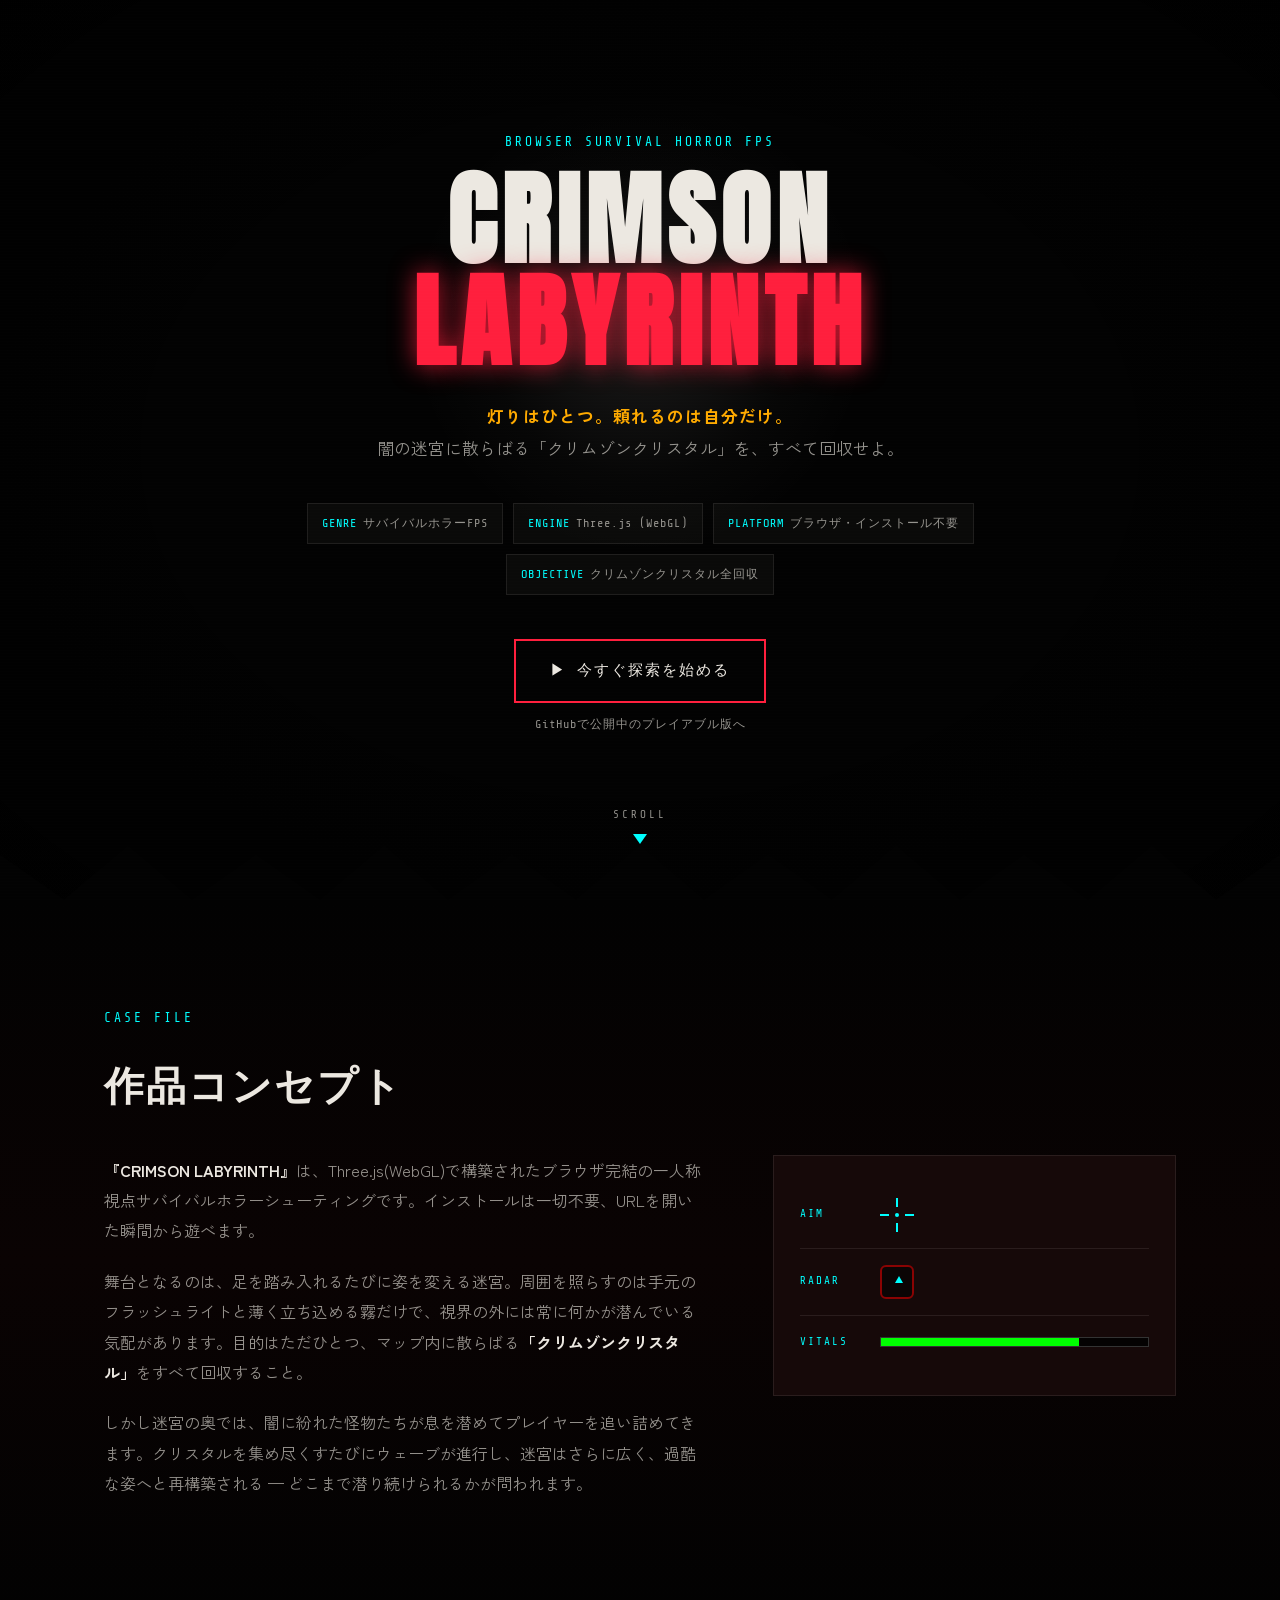
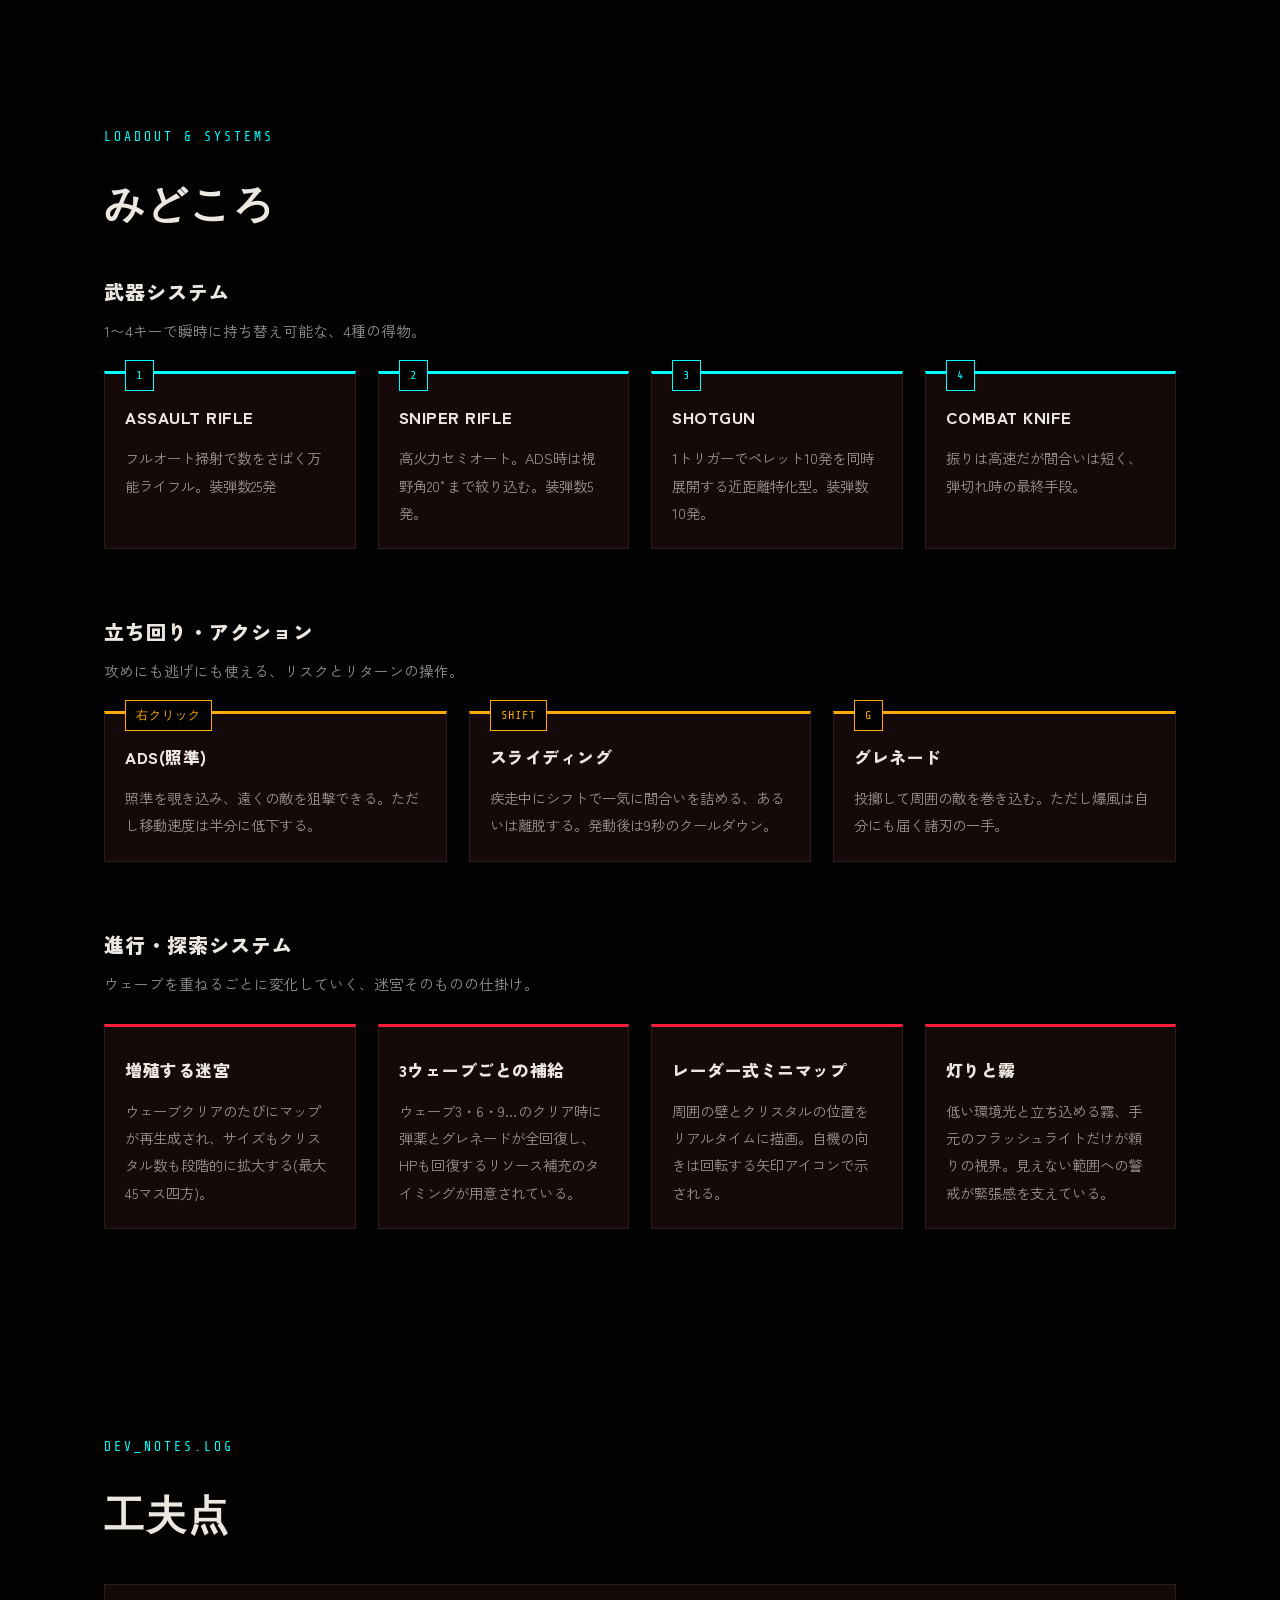
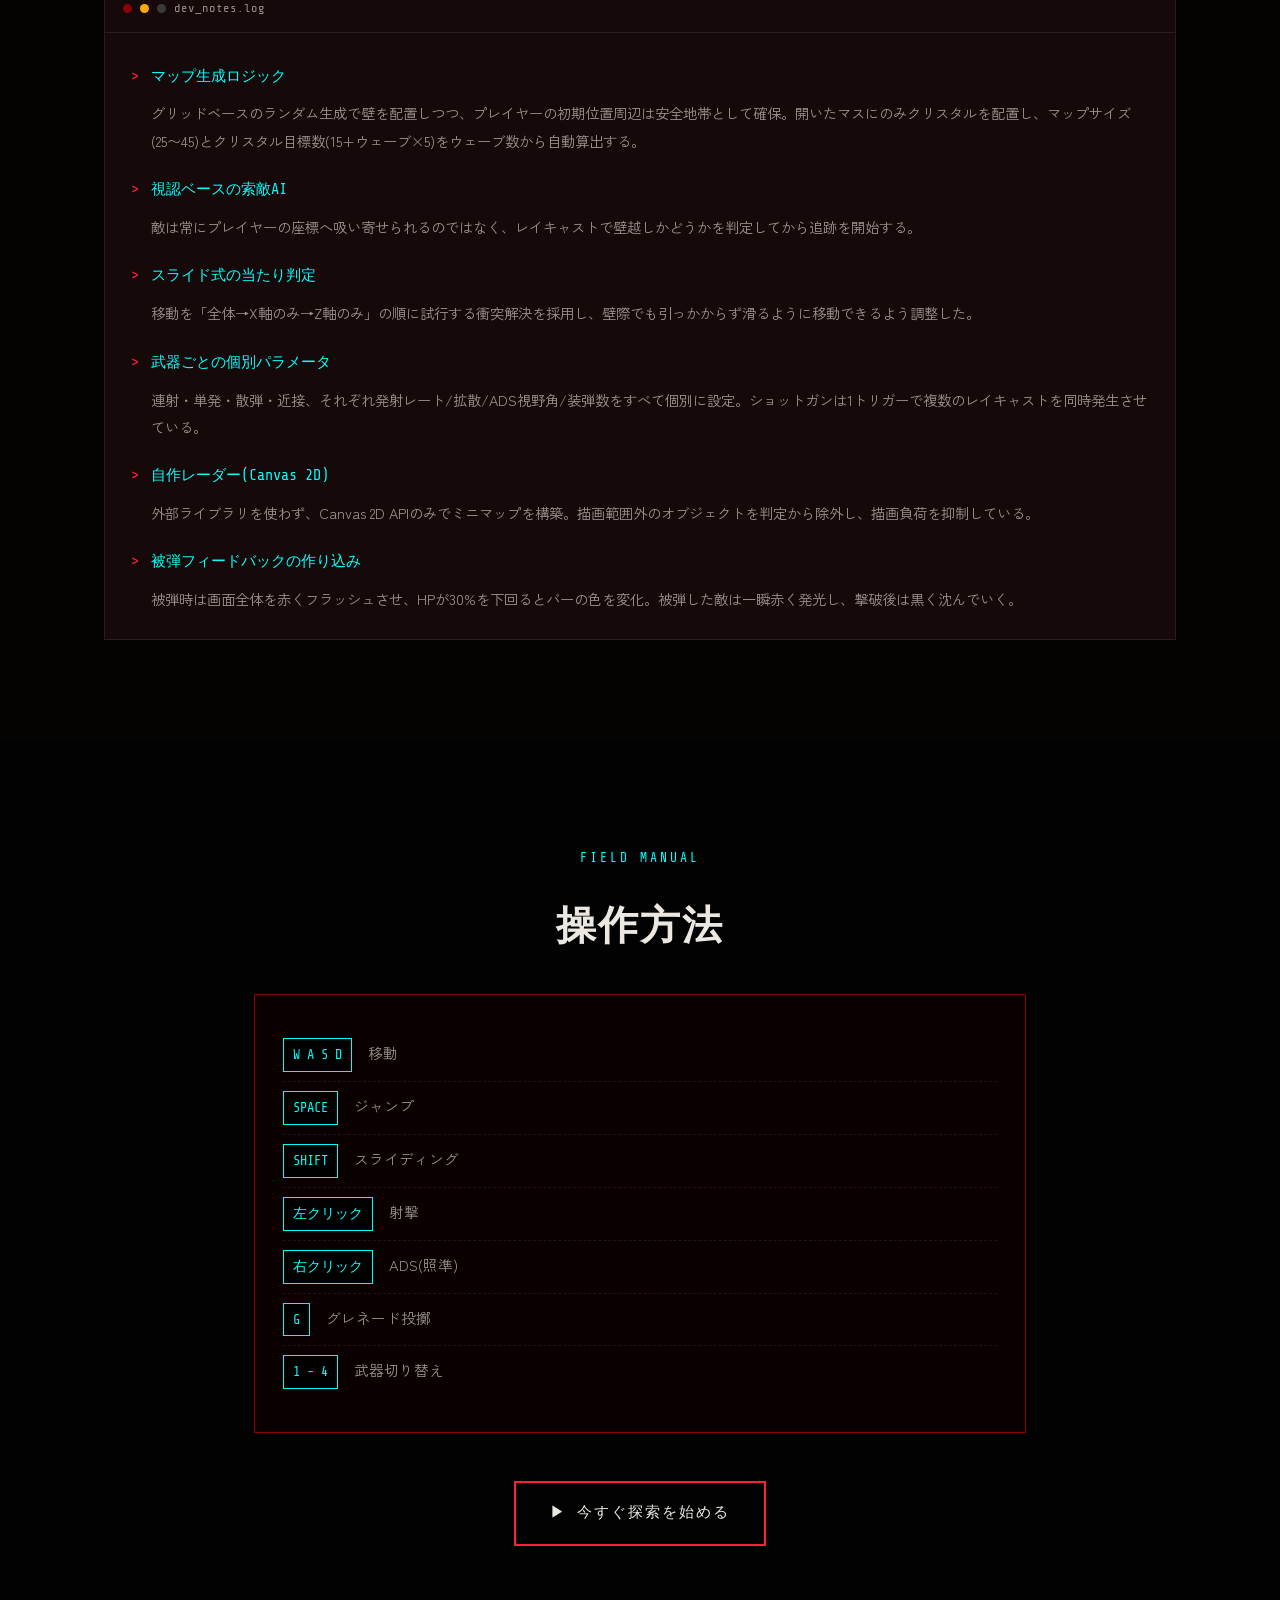
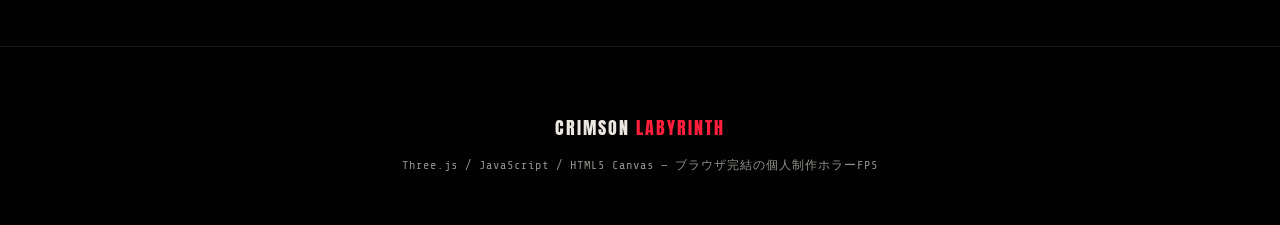
<file: portfolio.html>
<!DOCTYPE html>
<html lang="ja">
<head>
<meta charset="UTF-8">
<meta name="viewport" content="width=device-width, initial-scale=1.0">
<title>CRIMSON LABYRINTH — 紹介ページ</title>
<link rel="icon" href="data:image/svg+xml,%3Csvg xmlns='http://www.w3.org/2000/svg' viewBox='0 0 100 100'%3E%3Crect width='100' height='100' fill='%23020202'/%3E%3Cpath d='M50 15C32 42 32 66 50 85C68 66 68 42 50 15Z' fill='%238a0303'/%3E%3C/svg%3E">
<link rel="preconnect" href="https://fonts.googleapis.com">
<link rel="preconnect" href="https://fonts.gstatic.com" crossorigin>
<link href="https://fonts.googleapis.com/css2?family=Anton&family=Zen+Kaku+Gothic+New:wght@400;700;900&family=Share+Tech+Mono&display=swap" rel="stylesheet">
<style>

  /* ==================== TOKENS ==================== */
  :root{
    --void:#020202;
    --panel:#160909;
    --bone:#ece8e1;
    --bone-dim:rgba(236,232,225,0.62);
    --blood:#8a0303;
    --blood-bright:#ff1f3d;
    --cyan:#00ffff;
    --amber:#ffaa00;
    --line:rgba(138,3,3,0.35);
    --hair:rgba(236,232,225,0.09);

    --font-display:'Anton','Impact',sans-serif;
    --font-body:'Zen Kaku Gothic New','Hiragino Sans','Yu Gothic',sans-serif;
    --font-mono:'Share Tech Mono',monospace;
  }

  *{box-sizing:border-box;}
  html{scroll-behavior:smooth;}
  body{
    margin:0;
    background:var(--void);
    color:var(--bone);
    font-family:var(--font-body);
    line-height:1.9;
    -webkit-font-smoothing:antialiased;
    position:relative;
  }
  a{color:inherit;}
  img,svg{display:block;max-width:100%;}

  /* subtle site-wide scanline atmosphere, sits above content, never blocks it */
  body::after{
    content:'';
    position:fixed; inset:0;
    pointer-events:none;
    z-index:500;
    background:repeating-linear-gradient(0deg, rgba(255,255,255,0.015) 0px, rgba(255,255,255,0.015) 1px, transparent 1px, transparent 3px);
    mix-blend-mode:overlay;
  }

  .container{max-width:1120px; margin:0 auto; padding:0 24px;}

  .eyebrow{
    font-family:var(--font-mono);
    font-size:13px;
    letter-spacing:3px;
    color:var(--cyan);
    text-transform:uppercase;
    display:inline-block;
    margin-bottom:14px;
  }

  h1,h2,h3,h4{margin:0; font-weight:900;}

  .cta-button{
    display:inline-flex;
    align-items:center;
    gap:10px;
    background:transparent;
    color:var(--bone);
    border:2px solid var(--blood-bright);
    padding:16px 34px;
    font-family:var(--font-mono);
    font-size:15px;
    letter-spacing:2px;
    text-decoration:none;
    position:relative;
    transition:background .25s ease, color .25s ease, box-shadow .25s ease;
  }
  .cta-button:hover,
  .cta-button:focus-visible{
    background:var(--blood-bright);
    color:var(--void);
    box-shadow:0 0 28px rgba(255,31,61,0.55);
  }
  .cta-button:focus-visible{outline:2px solid var(--cyan); outline-offset:4px;}
  a:focus-visible, button:focus-visible{outline:2px solid var(--cyan); outline-offset:3px;}

  /* ==================== HERO ==================== */
  .hero{
    position:relative;
    min-height:100vh;
    display:flex;
    align-items:center;
    justify-content:center;
    overflow:hidden;
    padding:120px 24px 160px;
    clip-path:polygon(0 0,100% 0,100% 95%,95% 100%,90% 94%,85% 100%,80% 95%,75% 100%,70% 94%,65% 100%,60% 95%,55% 100%,50% 94%,45% 100%,40% 95%,35% 100%,30% 94%,25% 100%,20% 95%,15% 100%,10% 94%,5% 100%,0 95%);
  }
  .hero::before{
    content:'';
    position:absolute; inset:0;
    background:radial-gradient(circle 340px at var(--mx,50%) var(--my,36%), rgba(236,232,225,0.11), rgba(236,232,225,0.02) 45%, transparent 68%);
    z-index:1;
  }
  .hero::after{
    content:'';
    position:absolute; inset:0;
    background:radial-gradient(ellipse at center, transparent 38%, rgba(0,0,0,0.9) 100%);
    z-index:2;
  }
  .hero__inner{position:relative; z-index:3; text-align:center; max-width:820px;}

  .hero__title{
    font-family:var(--font-display);
    font-size:clamp(2.6rem, 11vw, 6.4rem);
    letter-spacing:6px;
    color:var(--bone);
    line-height:1;
    animation:flicker-in 1.5s ease-out both;
  }
  .hero__title span{color:var(--blood-bright); text-shadow:0 0 26px rgba(255,31,61,0.75);}

  .hero__tagline{margin-top:28px; font-size:1.05rem;}
  .hero__tagline .line1{color:var(--amber); font-weight:700; letter-spacing:1px;}
  .hero__tagline .line2{color:var(--bone-dim); margin-top:6px;}

  .hero__hud{
    display:flex; flex-wrap:wrap; justify-content:center; gap:10px;
    margin:38px 0 44px;
    font-family:var(--font-mono);
  }
  .hud-chip{
    border:1px solid var(--hair);
    padding:8px 14px;
    font-size:12px;
    letter-spacing:1px;
    color:var(--bone-dim);
    background:rgba(236,232,225,0.03);
  }
  .hud-chip b{color:var(--cyan); font-weight:400; margin-right:6px;}

  .hero__ctawrap{display:flex; flex-direction:column; align-items:center; gap:10px;}
  .hero__ctasub{font-size:12px; color:var(--bone-dim); font-family:var(--font-mono); letter-spacing:1px;}

  .scrollcue{
    position:absolute; bottom:56px; left:50%; transform:translateX(-50%);
    z-index:3; display:flex; flex-direction:column; align-items:center; gap:8px;
    color:var(--bone-dim); font-family:var(--font-mono); font-size:11px; letter-spacing:3px;
  }
  .scrollcue svg{animation:pulse-tri 2.2s ease-in-out infinite;}

  @keyframes flicker-in{
    0%{opacity:0;} 8%{opacity:1;} 11%{opacity:.25;} 14%{opacity:1;}
    19%{opacity:.55;} 23%{opacity:1;} 100%{opacity:1;}
  }
  @keyframes pulse-tri{
    0%,100%{opacity:.4; transform:translateY(0);}
    50%{opacity:1; transform:translateY(6px);}
  }

  /* ==================== SECTION GENERIC ==================== */
  .section{padding:100px 0;}
  .section h2{font-family:var(--font-display); font-size:clamp(1.7rem,4vw,2.5rem); letter-spacing:2px; margin-bottom:34px;}

  .reveal{opacity:0; transform:translateY(26px); transition:opacity .7s ease, transform .7s ease;}
  .reveal.is-visible{opacity:1; transform:translateY(0);}

  /* ==================== CONCEPT ==================== */
  #concept{background:linear-gradient(180deg, var(--void), #0a0303 50%, var(--void));}
  .concept__grid{display:grid; grid-template-columns:1.5fr 1fr; gap:64px; align-items:start;}
  .concept__text p{color:var(--bone-dim); margin:0 0 20px; font-size:1rem;}
  .concept__text p strong{color:var(--bone); font-weight:700;}

  .hud-mock{border:1px solid var(--hair); background:var(--panel); padding:26px; position:sticky; top:40px;}
  .hud-mock__row{display:flex; align-items:center; gap:16px; padding:16px 0; border-bottom:1px solid var(--hair);}
  .hud-mock__row:last-child{border-bottom:none;}
  .hud-mock__label{font-family:var(--font-mono); font-size:11px; letter-spacing:2px; color:var(--cyan); width:64px; flex-shrink:0;}

  .mock-crosshair{position:relative; width:34px; height:34px; flex-shrink:0;}
  .mock-crosshair i{position:absolute; background:var(--cyan);}
  .mock-crosshair .dot{width:4px; height:4px; top:15px; left:15px; border-radius:50%;}
  .mock-crosshair .t{width:2px; height:9px; left:16px; top:0;}
  .mock-crosshair .b{width:2px; height:9px; left:16px; bottom:0;}
  .mock-crosshair .l{width:9px; height:2px; left:0; top:16px;}
  .mock-crosshair .r{width:9px; height:2px; right:0; top:16px;}

  .mock-radar{width:34px; height:34px; border:2px solid var(--blood); border-radius:6px; flex-shrink:0; position:relative; background:rgba(10,5,5,0.9);}
  .mock-radar i{position:absolute; width:0; height:0; border-left:4px solid transparent; border-right:4px solid transparent; border-bottom:7px solid var(--cyan); top:9px; left:13px; animation:spin-slow 5s linear infinite;}

  .mock-hp{flex:1; height:10px; background:rgba(0,0,0,0.8); border:1px solid #333;}
  .mock-hp i{display:block; height:100%; width:74%; background:#00ff00;}

  @keyframes spin-slow{ to{ transform:rotate(360deg); } }

  /* ==================== HIGHLIGHTS ==================== */
  .subgroup{margin-bottom:64px;}
  .subgroup:last-child{margin-bottom:0;}
  .subgroup h3{font-size:1.25rem; color:var(--bone); margin-bottom:6px; letter-spacing:1px;}
  .subgroup__desc{color:var(--bone-dim); font-size:.92rem; margin:0 0 26px;}

  .card-grid{display:grid; grid-template-columns:repeat(auto-fit,minmax(230px,1fr)); gap:28px 22px; margin-top:8px;}

  .card{
    --accent:var(--cyan);
    position:relative;
    background:var(--panel);
    border:1px solid var(--hair);
    border-top:3px solid var(--accent);
    padding:28px 20px 22px;
  }
  .card__tag{
    position:absolute; top:-14px; left:20px;
    background:var(--void);
    border:1px solid var(--accent);
    color:var(--accent);
    font-family:var(--font-mono);
    font-size:12px;
    padding:3px 10px;
    letter-spacing:1px;
  }
  .card h4{font-size:1.05rem; color:var(--bone); letter-spacing:.5px; margin-bottom:10px;}
  .card p{margin:0; font-size:.9rem; color:var(--bone-dim);}

  .card--weapon{--accent:var(--cyan);}
  .card--action{--accent:var(--amber);}
  .card--system{--accent:var(--blood-bright);}

  /* ==================== DEV LOG ==================== */
  #devlog{background:#050202;}
  .devlog{border:1px solid var(--hair); background:var(--panel);}
  .devlog__bar{display:flex; align-items:center; gap:8px; padding:12px 18px; border-bottom:1px solid var(--hair); font-family:var(--font-mono); font-size:12px; color:var(--bone-dim); letter-spacing:1px;}
  .devlog__dot{width:9px; height:9px; border-radius:50%; background:var(--blood);}
  .devlog__dot:nth-child(2){background:var(--amber);}
  .devlog__dot:nth-child(3){background:#3a3a3a;}
  .devlog__list{margin:0; padding:8px 26px 26px;}
  .devlog__list dt{
    font-family:var(--font-mono); color:var(--cyan); font-size:.95rem;
    margin-top:22px; padding-left:20px; position:relative;
  }
  .devlog__list dt::before{content:'>'; position:absolute; left:0; color:var(--blood-bright);}
  .devlog__list dd{margin:8px 0 0 20px; color:var(--bone-dim); font-size:.9rem;}

  /* ==================== CONTROLS ==================== */
  #controls .container{max-width:820px; text-align:center;}
  .controls-panel{
    border:1px solid var(--blood); background:rgba(20,0,0,0.55);
    padding:34px 28px; text-align:left; margin-bottom:48px;
  }
  .controls-panel__row{display:flex; align-items:baseline; gap:16px; padding:9px 0; border-bottom:1px dashed var(--hair); flex-wrap:wrap;}
  .controls-panel__row:last-child{border-bottom:none;}
  kbd{
    font-family:var(--font-mono); background:#000; border:1px solid var(--cyan); color:var(--cyan);
    padding:3px 9px; font-size:.85rem; min-width:2em; text-align:center; display:inline-block;
  }
  .controls-panel__desc{color:var(--bone-dim); font-size:.92rem;}

  /* ==================== FOOTER ==================== */
  .footer{padding:64px 0 48px; text-align:center; border-top:1px solid var(--hair);}
  .footer__title{font-family:var(--font-display); letter-spacing:2px; font-size:1.1rem; margin-bottom:10px;}
  .footer__title span{color:var(--blood-bright);}
  .footer__stack{color:var(--bone-dim); font-family:var(--font-mono); font-size:12px; letter-spacing:1px;}

  /* ==================== RESPONSIVE ==================== */
  @media (max-width:860px){
    .concept__grid{grid-template-columns:1fr;}
    .hud-mock{position:static;}
  }
  @media (max-width:640px){
    .section{padding:72px 0;}
    .hero{padding:96px 20px 130px;}
    .container{padding:0 20px;}
  }

  @media (prefers-reduced-motion:reduce){
    *{animation-duration:0.01ms !important; animation-iteration-count:1 !important; transition-duration:0.01ms !important;}
    html{scroll-behavior:auto;}
  }
</style>
</head>
<body>

  <!-- ==================== HERO ==================== -->
  <section class="hero" id="hero">
    <div class="hero__inner">
      <span class="eyebrow">BROWSER SURVIVAL HORROR FPS</span>
      <h1 class="hero__title">CRIMSON <span>LABYRINTH</span></h1>
      <p class="hero__tagline">
        <span class="line1">灯りはひとつ。頼れるのは自分だけ。</span><br>
        <span class="line2">闇の迷宮に散らばる「クリムゾンクリスタル」を、すべて回収せよ。</span>
      </p>

      <div class="hero__hud">
        <span class="hud-chip"><b>GENRE</b>サバイバルホラーFPS</span>
        <span class="hud-chip"><b>ENGINE</b>Three.js (WebGL)</span>
        <span class="hud-chip"><b>PLATFORM</b>ブラウザ・インストール不要</span>
        <span class="hud-chip"><b>OBJECTIVE</b>クリムゾンクリスタル全回収</span>
      </div>

      <div class="hero__ctawrap">
        <a href="#" class="cta-button js-play-link">▶ 今すぐ探索を始める</a>
        <span class="hero__ctasub">GitHubで公開中のプレイアブル版へ</span>
      </div>
    </div>

    <div class="scrollcue">
      <span>SCROLL</span>
      <svg width="14" height="10" viewBox="0 0 14 10"><polygon points="7,10 0,0 14,0" fill="#00ffff"/></svg>
    </div>
  </section>

  <!-- ==================== CONCEPT ==================== -->
  <section class="section" id="concept">
    <div class="container">
      <span class="eyebrow reveal">CASE FILE</span>
      <h2 class="reveal">作品コンセプト</h2>

      <div class="concept__grid">
        <div class="concept__text reveal">
          <p><strong>『CRIMSON LABYRINTH』</strong>は、Three.js(WebGL)で構築されたブラウザ完結の一人称視点サバイバルホラーシューティングです。インストールは一切不要、URLを開いた瞬間から遊べます。</p>
          <p>舞台となるのは、足を踏み入れるたびに姿を変える迷宮。周囲を照らすのは手元のフラッシュライトと薄く立ち込める霧だけで、視界の外には常に何かが潜んでいる気配があります。目的はただひとつ、マップ内に散らばる<strong>「クリムゾンクリスタル」</strong>をすべて回収すること。</p>
          <p>しかし迷宮の奥では、闇に紛れた怪物たちが息を潜めてプレイヤーを追い詰めてきます。クリスタルを集め尽くすたびにウェーブが進行し、迷宮はさらに広く、過酷な姿へと再構築される — どこまで潜り続けられるかが問われます。</p>
        </div>

        <div class="hud-mock reveal" aria-hidden="true">
          <div class="hud-mock__row">
            <span class="hud-mock__label">AIM</span>
            <div class="mock-crosshair"><i class="dot"></i><i class="t"></i><i class="b"></i><i class="l"></i><i class="r"></i></div>
          </div>
          <div class="hud-mock__row">
            <span class="hud-mock__label">RADAR</span>
            <div class="mock-radar"><i></i></div>
          </div>
          <div class="hud-mock__row">
            <span class="hud-mock__label">VITALS</span>
            <div class="mock-hp"><i></i></div>
          </div>
        </div>
      </div>
    </div>
  </section>

  <!-- ==================== HIGHLIGHTS ==================== -->
  <section class="section" id="highlights">
    <div class="container">
      <span class="eyebrow reveal">LOADOUT &amp; SYSTEMS</span>
      <h2 class="reveal">みどころ</h2>

      <div class="subgroup reveal">
        <h3>武器システム</h3>
        <p class="subgroup__desc">1〜4キーで瞬時に持ち替え可能な、4種の得物。</p>
        <div class="card-grid">
          <article class="card card--weapon">
            <span class="card__tag">1</span>
            <h4>ASSAULT RIFLE</h4>
            <p>フルオート掃射で数をさばく万能ライフル。装弾数25発</p>
          </article>
          <article class="card card--weapon">
            <span class="card__tag">2</span>
            <h4>SNIPER RIFLE</h4>
            <p>高火力セミオート。ADS時は視野角20°まで絞り込む。装弾数5発。</p>
          </article>
          <article class="card card--weapon">
            <span class="card__tag">3</span>
            <h4>SHOTGUN</h4>
            <p>1トリガーでペレット10発を同時展開する近距離特化型。装弾数10発。</p>
          </article>
          <article class="card card--weapon">
            <span class="card__tag">4</span>
            <h4>COMBAT KNIFE</h4>
            <p>振りは高速だが間合いは短く、弾切れ時の最終手段。</p>
          </article>
        </div>
      </div>

      <div class="subgroup reveal">
        <h3>立ち回り・アクション</h3>
        <p class="subgroup__desc">攻めにも逃げにも使える、リスクとリターンの操作。</p>
        <div class="card-grid">
          <article class="card card--action">
            <span class="card__tag">右クリック</span>
            <h4>ADS(照準)</h4>
            <p>照準を覗き込み、遠くの敵を狙撃できる。ただし移動速度は半分に低下する。</p>
          </article>
          <article class="card card--action">
            <span class="card__tag">SHIFT</span>
            <h4>スライディング</h4>
            <p>疾走中にシフトで一気に間合いを詰める、あるいは離脱する。発動後は9秒のクールダウン。</p>
          </article>
          <article class="card card--action">
            <span class="card__tag">G</span>
            <h4>グレネード</h4>
            <p>投擲して周囲の敵を巻き込む。ただし爆風は自分にも届く諸刃の一手。</p>
          </article>
        </div>
      </div>

      <div class="subgroup reveal">
        <h3>進行・探索システム</h3>
        <p class="subgroup__desc">ウェーブを重ねるごとに変化していく、迷宮そのものの仕掛け。</p>
        <div class="card-grid">
          <article class="card card--system">
            <h4>増殖する迷宮</h4>
            <p>ウェーブクリアのたびにマップが再生成され、サイズもクリスタル数も段階的に拡大する(最大45マス四方)。</p>
          </article>
          <article class="card card--system">
            <h4>3ウェーブごとの補給</h4>
            <p>ウェーブ3・6・9…のクリア時に弾薬とグレネードが全回復し、HPも回復するリソース補充のタイミングが用意されている。</p>
          </article>
          <article class="card card--system">
            <h4>レーダー式ミニマップ</h4>
            <p>周囲の壁とクリスタルの位置をリアルタイムに描画。自機の向きは回転する矢印アイコンで示される。</p>
          </article>
          <article class="card card--system">
            <h4>灯りと霧</h4>
            <p>低い環境光と立ち込める霧、手元のフラッシュライトだけが頼りの視界。見えない範囲への警戒が緊張感を支えている。</p>
          </article>
        </div>
      </div>
    </div>
  </section>

  <!-- ==================== DEV LOG ==================== -->
  <section class="section" id="devlog">
    <div class="container">
      <span class="eyebrow reveal">DEV_NOTES.LOG</span>
      <h2 class="reveal">工夫点</h2>

      <div class="devlog reveal">
        <div class="devlog__bar">
          <span class="devlog__dot"></span><span class="devlog__dot"></span><span class="devlog__dot"></span>
          dev_notes.log
        </div>
        <dl class="devlog__list">
          <dt>マップ生成ロジック</dt>
          <dd>グリッドベースのランダム生成で壁を配置しつつ、プレイヤーの初期位置周辺は安全地帯として確保。開いたマスにのみクリスタルを配置し、マップサイズ(25〜45)とクリスタル目標数(15+ウェーブ×5)をウェーブ数から自動算出する。</dd>

          <dt>視認ベースの索敵AI</dt>
          <dd>敵は常にプレイヤーの座標へ吸い寄せられるのではなく、レイキャストで壁越しかどうかを判定してから追跡を開始する。</dd>

          <dt>スライド式の当たり判定</dt>
          <dd>移動を「全体→X軸のみ→Z軸のみ」の順に試行する衝突解決を採用し、壁際でも引っかからず滑るように移動できるよう調整した。</dd>

          <dt>武器ごとの個別パラメータ</dt>
          <dd>連射・単発・散弾・近接、それぞれ発射レート/拡散/ADS視野角/装弾数をすべて個別に設定。ショットガンは1トリガーで複数のレイキャストを同時発生させている。</dd>

          <dt>自作レーダー(Canvas 2D)</dt>
          <dd>外部ライブラリを使わず、Canvas 2D APIのみでミニマップを構築。描画範囲外のオブジェクトを判定から除外し、描画負荷を抑制している。</dd>

          <dt>被弾フィードバックの作り込み</dt>
          <dd>被弾時は画面全体を赤くフラッシュさせ、HPが30%を下回るとバーの色を変化。被弾した敵は一瞬赤く発光し、撃破後は黒く沈んでいく。</dd>
        </dl>
      </div>
    </div>
  </section>

  <!-- ==================== CONTROLS ==================== -->
  <section class="section" id="controls">
    <div class="container">
      <span class="eyebrow reveal">FIELD MANUAL</span>
      <h2 class="reveal">操作方法</h2>

      <div class="controls-panel reveal">
        <div class="controls-panel__row"><kbd>W A S D</kbd><span class="controls-panel__desc">移動</span></div>
        <div class="controls-panel__row"><kbd>SPACE</kbd><span class="controls-panel__desc">ジャンプ</span></div>
        <div class="controls-panel__row"><kbd>SHIFT</kbd><span class="controls-panel__desc">スライディング</span></div>
        <div class="controls-panel__row"><kbd>左クリック</kbd><span class="controls-panel__desc">射撃</span></div>
        <div class="controls-panel__row"><kbd>右クリック</kbd><span class="controls-panel__desc">ADS(照準)</span></div>
        <div class="controls-panel__row"><kbd>G</kbd><span class="controls-panel__desc">グレネード投擲</span></div>
        <div class="controls-panel__row"><kbd>1 - 4</kbd><span class="controls-panel__desc">武器切り替え</span></div>
      </div>

      <a href="#" class="cta-button js-play-link reveal">▶ 今すぐ探索を始める</a>
    </div>
  </section>

  <!-- ==================== FOOTER ==================== -->
  <footer class="footer">
    <div class="container">
      <div class="footer__title">CRIMSON <span>LABYRINTH</span></div>
      <div class="footer__stack">Three.js / JavaScript / HTML5 Canvas — ブラウザ完結の個人制作ホラーFPS</div>
    </div>
  </footer>

<script>
  // ▼▼▼ ここを実際に公開しているURLへ書き換えてください ▼▼▼
  // ・このHTMLをゲーム本体(index.html)と同じフォルダに置く場合は書き換え不要
  // ・別の場所(ポートフォリオサイト等)からリンクする場合は、GitHub PagesのフルURLに変更してください
  //   例: "https://ユーザー名.github.io/リポジトリ名/"
  const GAME_URL = "https://noyssudaasdeo.github.io/GameProject/";

  document.querySelectorAll('.js-play-link').forEach(el => { el.href = GAME_URL; });

  // 出現アニメーション
  const revealEls = document.querySelectorAll('.reveal');
  if ('IntersectionObserver' in window) {
    const io = new IntersectionObserver((entries) => {
      entries.forEach(entry => {
        if (entry.isIntersecting) {
          entry.target.classList.add('is-visible');
          io.unobserve(entry.target);
        }
      });
    }, { threshold: 0.15 });
    revealEls.forEach(el => io.observe(el));
  } else {
    revealEls.forEach(el => el.classList.add('is-visible'));
  }

  // ヒーローのフラッシュライト演出(カーソル追従)
  const hero = document.getElementById('hero');
  if (hero) {
    hero.addEventListener('mousemove', (e) => {
      const r = hero.getBoundingClientRect();
      const x = ((e.clientX - r.left) / r.width * 100).toFixed(1);
      const y = ((e.clientY - r.top) / r.height * 100).toFixed(1);
      hero.style.setProperty('--mx', x + '%');
      hero.style.setProperty('--my', y + '%');
    });
  }
</script>
</body>
</html>
</file>
